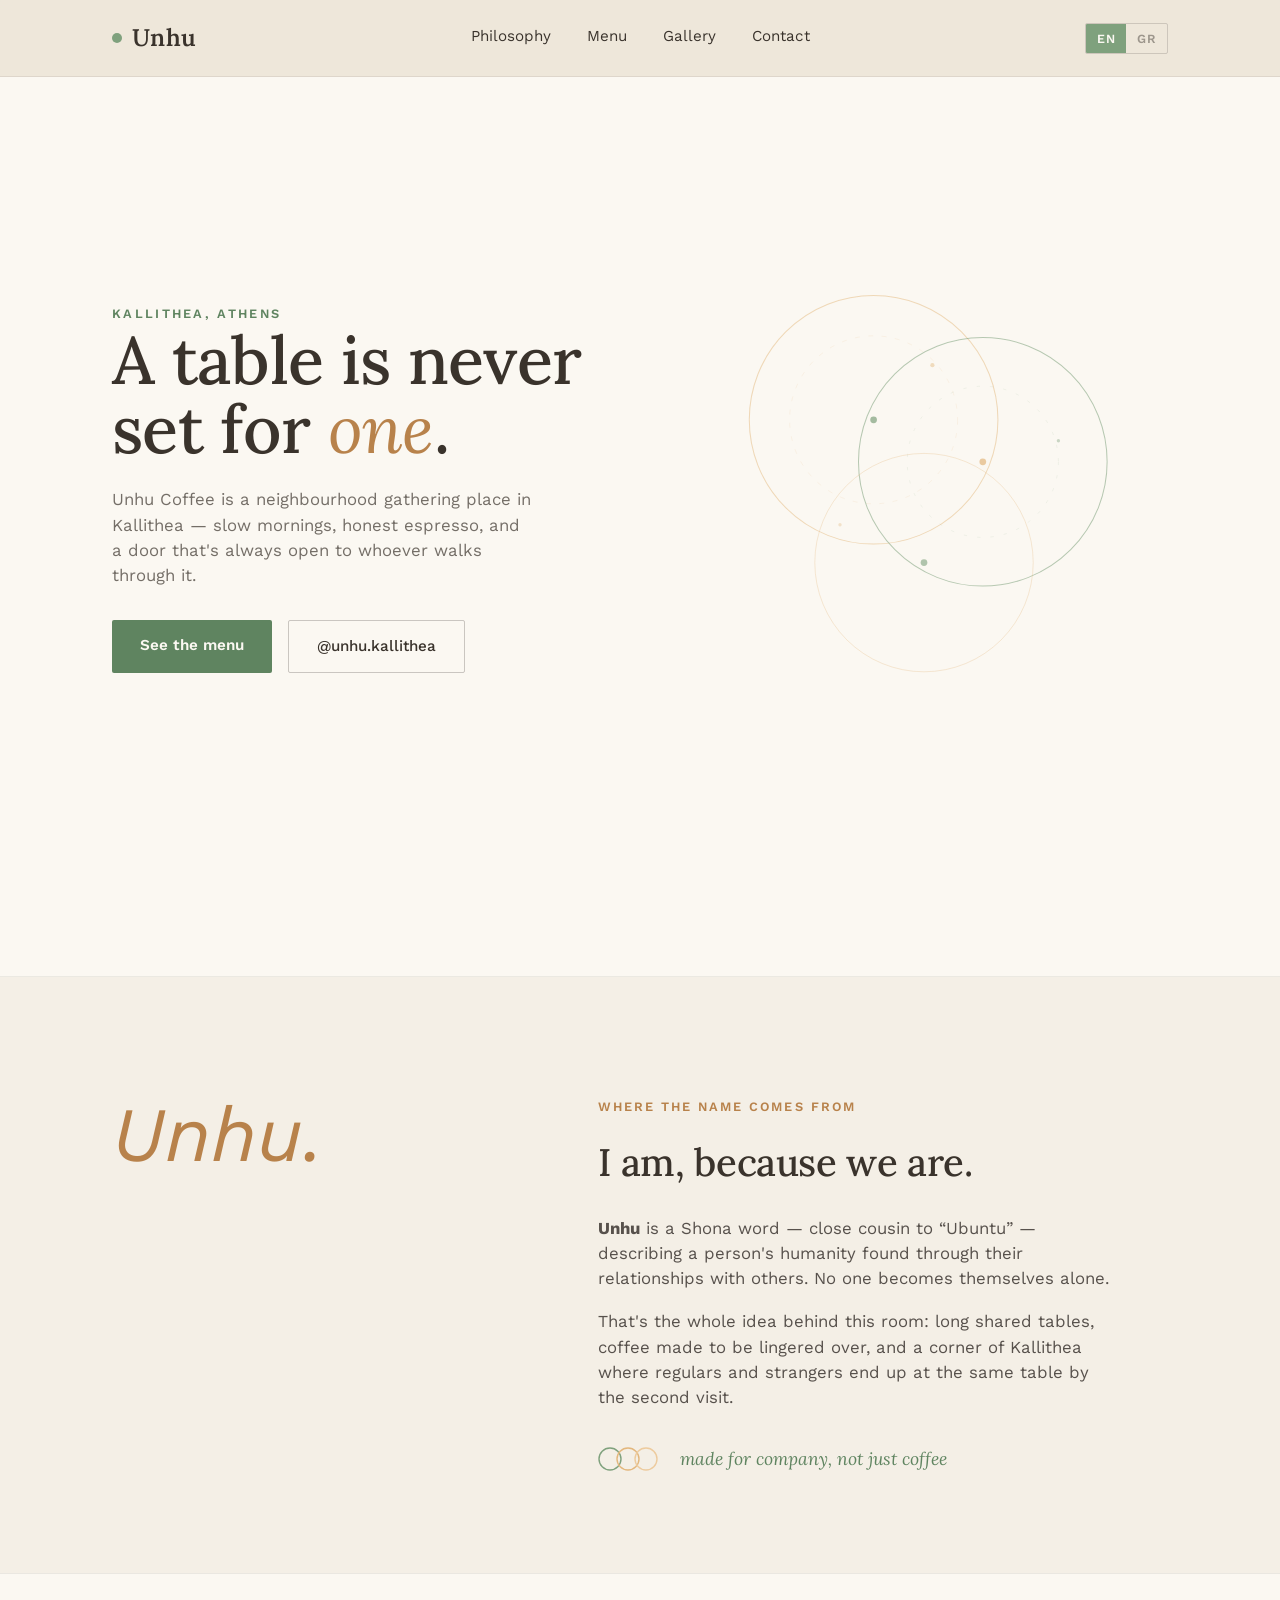
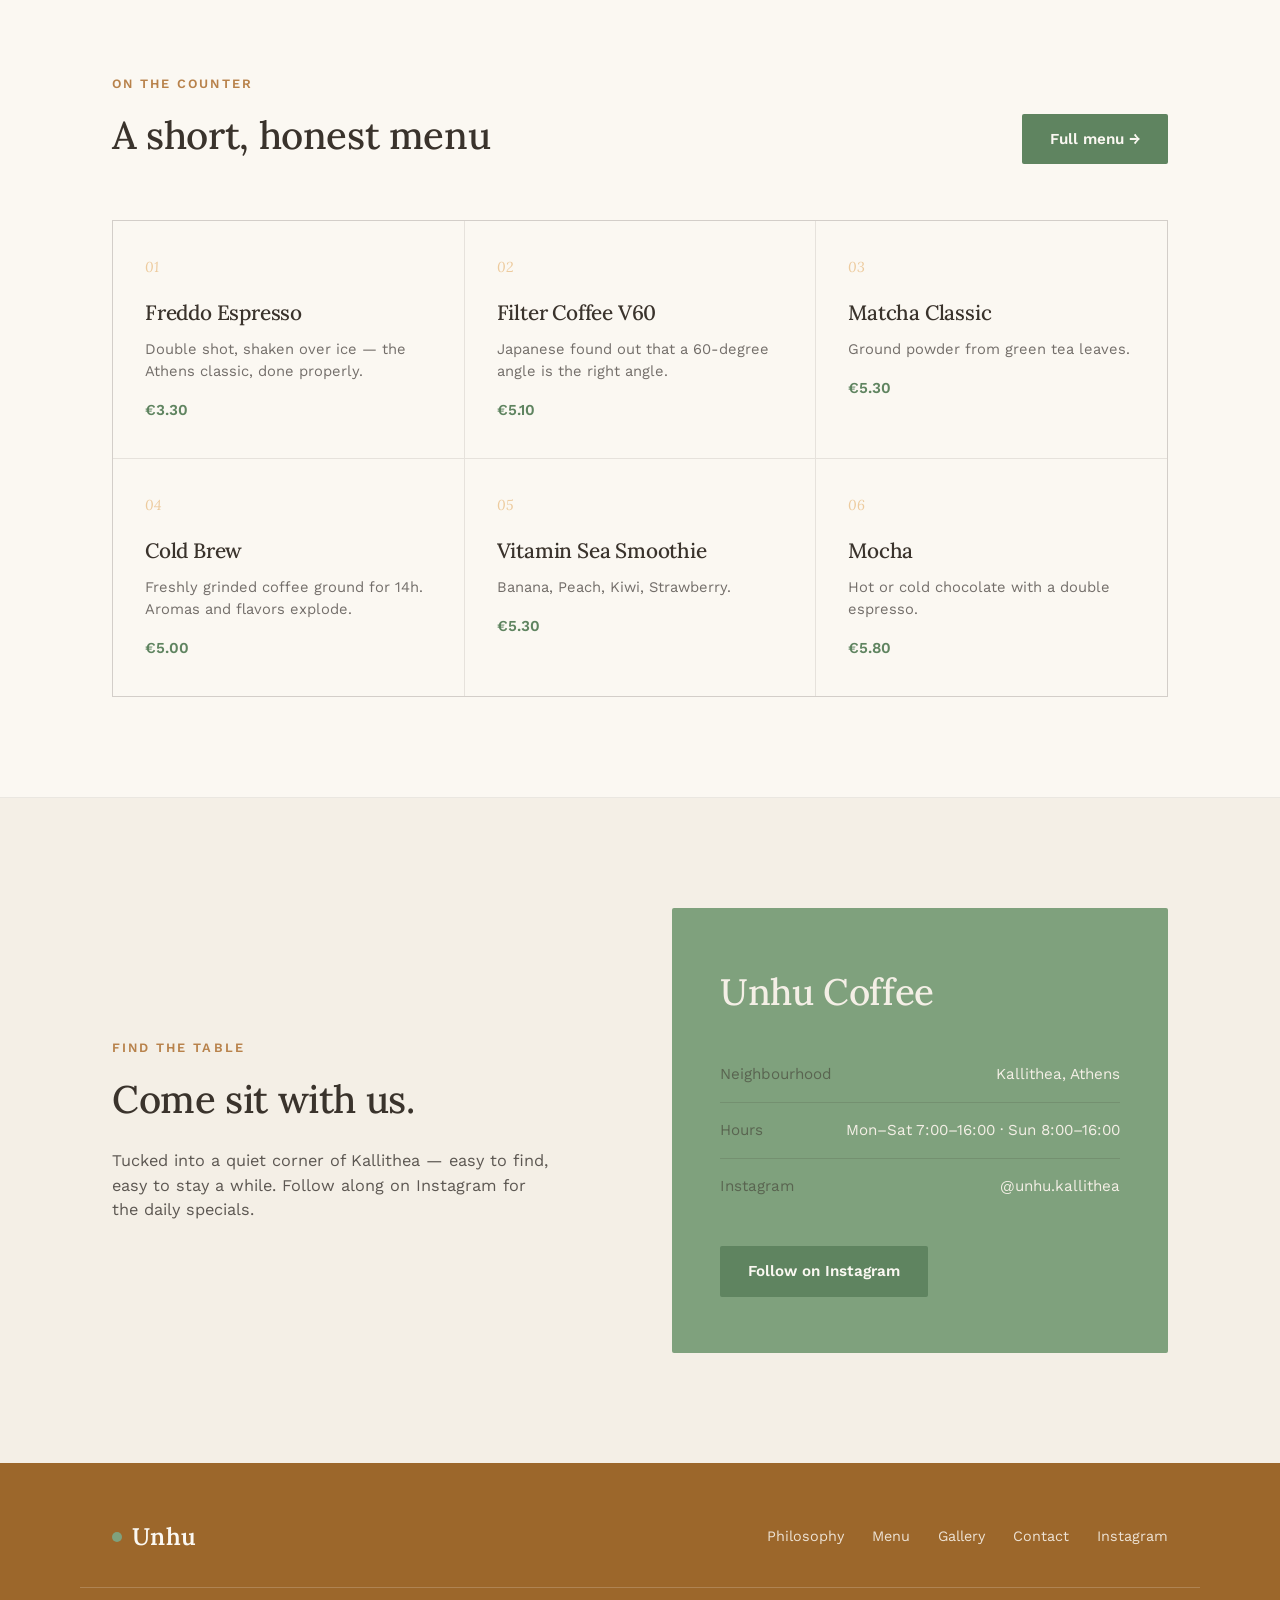
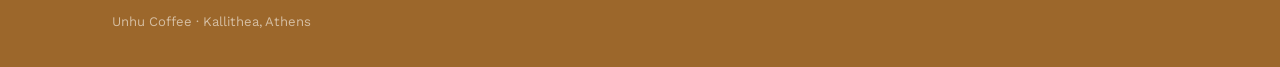
<file: index.html>
<!doctype html>
<html lang="en">
  <head>
    <meta charset="UTF-8" />
    <meta name="viewport" content="width=device-width, initial-scale=1.0" />
    <title>Unhu Coffee — Kallithea</title>
    <link rel="icon" type="image/svg+xml" href="favicon.svg" />
    <link rel="preconnect" href="https://fonts.googleapis.com" />
    <link
      href="https://fonts.googleapis.com/css2?family=Lora:ital,wght@0,400..700;1,400..700&family=Work+Sans:wght@400;500;600&display=swap"
      rel="stylesheet"
    />
    <link rel="stylesheet" href="style.css" />
  </head>
  <body>
    <nav>
      <div class="wrap">
        <a class="logo" href="index.html"><span class="dot"></span>Unhu</a>
        <div class="nav-links">
          <a
            href="index.html#philosophy"
            data-en="Philosophy"
            data-gr="Φιλοσοφία"
            >Philosophy</a
          >
          <a href="menu.html" data-en="Menu" data-gr="Μενού">Menu</a>
          <a href="gallery.html" data-en="Gallery" data-gr="Γκαλερί">Gallery</a>
          <a href="contact.html" data-en="Contact" data-gr="Επικοινωνία"
            >Contact</a
          >
        </div>
        <div
          class="nav-right"
          style="display: flex; align-items: center; gap: 12px"
        >
          <button class="lang-btn" aria-label="Toggle language">
            <span class="lang-en lang-active">EN</span>
            <span class="lang-gr">GR</span>
          </button>
          <button
            class="hamburger"
            aria-label="Open menu"
            aria-expanded="false"
          >
            <span></span><span></span><span></span>
          </button>
        </div>
      </div>
    </nav>

    <div class="mobile-drawer" style="display: none">
      <div class="drawer-links">
        <a href="index.html#philosophy" data-en="Philosophy" data-gr="Φιλοσοφία"
          >Philosophy</a
        >
        <a href="menu.html" data-en="Menu" data-gr="Μενού">Menu</a>
        <a href="gallery.html" data-en="Gallery" data-gr="Γκαλερί">Gallery</a>
        <a href="contact.html" data-en="Contact" data-gr="Επικοινωνία"
          >Contact</a
        >
      </div>
    </div>

    <section class="hero">
      <div class="wrap">
        <div>
          <span
            class="eyebrow"
            data-en="Kallithea, Athens"
            data-gr="Καλλιθέα, Αθήνα"
            >Kallithea, Athens</span
          >
          <h1
            data-en="A table is never<br>set for <em>one</em>."
            data-gr="Ένα τραπέζι δεν<br>στρώνεται για <em>έναν</em>."
          >
            A table is never<br />set for <em>one</em>.
          </h1>
          <p
            data-en="Unhu Coffee is a neighbourhood gathering place in Kallithea — slow mornings, honest espresso, and a door that's always open to whoever walks through it."
            data-gr="Το Unhu Coffee είναι ένα σημείο συνάντησης στην Καλλιθέα — αργά πρωινά, τίμιο εσπρέσο και μια πόρτα πάντα ανοιχτή για όποιον περάσει από δω."
          >
            Unhu Coffee is a neighbourhood gathering place in Kallithea — slow
            mornings, honest espresso, and a door that's always open to whoever
            walks through it.
          </p>
          <div class="hero-actions">
            <a
              class="btn-primary"
              href="menu.html"
              data-en="See the menu"
              data-gr="Δείτε το μενού"
              >See the menu</a
            >
            <a
              class="btn-ghost"
              href="https://www.instagram.com/unhu.kallithea/"
              target="_blank"
              rel="noopener"
              >@unhu.kallithea</a
            >
          </div>
        </div>
        <div class="hero-visual">
          <div class="ring-cluster">
            <svg
              width="100%"
              height="100%"
              viewBox="0 0 500 500"
              fill="none"
              xmlns="http://www.w3.org/2000/svg"
            >
              <g class="ring-spin-slow" style="transform-origin: 170px 170px">
                <circle
                  cx="170"
                  cy="170"
                  r="148"
                  stroke="#E3B77D"
                  stroke-width="1.2"
                  opacity="0.5"
                />
                <circle
                  cx="170"
                  cy="170"
                  r="100"
                  stroke="#E3B77D"
                  stroke-width="0.6"
                  opacity="0.25"
                  stroke-dasharray="6 10"
                />
              </g>
              <g class="ring-spin-med" style="transform-origin: 300px 220px">
                <circle
                  cx="300"
                  cy="220"
                  r="148"
                  stroke="#7FA17D"
                  stroke-width="1.2"
                  opacity="0.55"
                />
                <circle
                  cx="300"
                  cy="220"
                  r="90"
                  stroke="#7FA17D"
                  stroke-width="0.6"
                  opacity="0.2"
                  stroke-dasharray="4 12"
                />
              </g>
              <g class="ring-spin-fast" style="transform-origin: 230px 340px">
                <circle
                  cx="230"
                  cy="340"
                  r="130"
                  stroke="#E3B77D"
                  stroke-width="1"
                  opacity="0.35"
                />
              </g>
              <circle cx="170" cy="170" r="4" fill="#7FA17D" opacity="0.7" />
              <circle cx="300" cy="220" r="4" fill="#E3B77D" opacity="0.7" />
              <circle cx="230" cy="340" r="4" fill="#7FA17D" opacity="0.6" />
              <circle cx="240" cy="105" r="2.5" fill="#E3B77D" opacity="0.45" />
              <circle cx="390" cy="195" r="2" fill="#7FA17D" opacity="0.4" />
              <circle cx="130" cy="295" r="2" fill="#E3B77D" opacity="0.35" />
            </svg>
          </div>
        </div>
      </div>
    </section>

    <section class="philosophy" id="philosophy">
      <div class="wrap">
        <div>
          <span class="word-mark">Unhu.</span>
        </div>
        <div>
          <span
            class="tag"
            data-en="Where the name comes from"
            data-gr="Η ιστορία πίσω από το όνομα"
            >Where the name comes from</span
          >
          <h2 data-en="I am, because we are." data-gr="Είμαι, γιατί είμαστε.">
            I am, because we are.
          </h2>
          <p
            data-en="<strong>Unhu</strong> is a Shona word — close cousin to &ldquo;Ubuntu&rdquo; — describing a person's humanity found through their relationships with others. No one becomes themselves alone."
            data-gr="Το <strong>Unhu</strong> είναι λέξη Shona — ξαδέρφι του &ldquo;Ubuntu&rdquo; — που περιγράφει την ανθρωπιά που βρίσκει κανείς μέσα από τις σχέσεις του με άλλους. Κανείς δεν γίνεται ο εαυτός του μόνος του."
          >
            <strong>Unhu</strong> is a Shona word — close cousin to "Ubuntu" —
            describing a person's humanity found through their relationships
            with others. No one becomes themselves alone.
          </p>
          <p
            data-en="That's the whole idea behind this room: long shared tables, coffee made to be lingered over, and a corner of Kallithea where regulars and strangers end up at the same table by the second visit."
            data-gr="Αυτή είναι η ιδέα πίσω από αυτόν τον χώρο: μακριά κοινά τραπέζια, καφές για αργή απόλαυση και μια γωνιά της Καλλιθέας όπου οι τακτικοί και οι ξένοι καταλήγουν στο ίδιο τραπέζι από τη δεύτερη επίσκεψη."
          >
            That's the whole idea behind this room: long shared tables, coffee
            made to be lingered over, and a corner of Kallithea where regulars
            and strangers end up at the same table by the second visit.
          </p>
          <div class="signature-line">
            <svg width="64" height="24" viewBox="0 0 64 24" fill="none">
              <circle
                cx="12"
                cy="12"
                r="11"
                stroke="#7FA17D"
                stroke-width="1.4"
              />
              <circle
                cx="30"
                cy="12"
                r="11"
                stroke="#E3B77D"
                stroke-width="1.4"
              />
              <circle
                cx="48"
                cy="12"
                r="11"
                stroke="#EDCB9E"
                stroke-width="1.4"
              />
            </svg>
            <span
              data-en="made for company, not just coffee"
              data-gr="για παρέα, όχι μόνο για καφέ"
              >made for company, not just coffee</span
            >
          </div>
        </div>
      </div>
    </section>

    <section class="menu" id="menu">
      <div class="wrap">
        <div class="menu-head">
          <div>
            <span class="tag" data-en="On the counter" data-gr="Στον πάγκο"
              >On the counter</span
            >
            <h2
              data-en="A short, honest menu"
              data-gr="Ένα σύντομο, τίμιο μενού"
            >
              A short, honest menu
            </h2>
          </div>
          <a
            class="btn-primary"
            href="menu.html"
            data-en="Full menu →"
            data-gr="Πλήρες μενού →"
            >Full menu →</a
          >
        </div>
        <div class="menu-grid">
          <div class="menu-item">
            <span class="num">01</span>
            <h3 data-en="Freddo Espresso" data-gr="Freddo Espresso">
              Freddo Espresso
            </h3>
            <p
              data-en="Double shot, shaken over ice — the Athens classic, done properly."
              data-gr="Διπλό σκέτο, χτυπημένο με πάγο — η αθηναϊκή κλασική επιλογή, όπως πρέπει."
            >
              Double shot, shaken over ice — the Athens classic, done properly.
            </p>
            <span class="price">€3.30</span>
          </div>
          <div class="menu-item">
            <span class="num">02</span>
            <h3 data-en="Filter Coffee V60" data-gr="Filter Coffee V60">
              Filter Coffee V60
            </h3>
            <p
              data-en="Japanese found out that a 60-degree angle is the right angle."
              data-gr="Οι Ιάπωνες ανακάλυψαν ότι η γωνία 60 μοιρών είναι η σωστή."
            >
              Japanese found out that a 60-degree angle is the right angle.
            </p>
            <span class="price">€5.10</span>
          </div>
          <div class="menu-item">
            <span class="num">03</span>
            <h3 data-en="Matcha Classic" data-gr="Matcha Classic">
              Matcha Classic
            </h3>
            <p
              data-en="Ground powder from green tea leaves."
              data-gr="Αλεσμένη σκόνη από πράσινα φύλλα τσαγιού."
            >
              Ground powder from green tea leaves.
            </p>
            <span class="price">€5.30</span>
          </div>
          <div class="menu-item">
            <span class="num">04</span>
            <h3 data-en="Cold Brew" data-gr="Cold Brew">Cold Brew</h3>
            <p
              data-en="Freshly grinded coffee ground for 14h. Aromas and flavors explode."
              data-gr="Φρεσκοαλεσμένος καφές που ωριμάζει 14 ώρες. Τα αρώματα εκρήγνυνται."
            >
              Freshly grinded coffee ground for 14h. Aromas and flavors explode.
            </p>
            <span class="price">€5.00</span>
          </div>
          <div class="menu-item">
            <span class="num">05</span>
            <h3 data-en="Vitamin Sea Smoothie" data-gr="Smoothie Vitamin Sea">
              Vitamin Sea Smoothie
            </h3>
            <p
              data-en="Banana, Peach, Kiwi, Strawberry."
              data-gr="Μπανάνα, Ροδάκινο, Ακτινίδιο, Φράουλα."
            >
              Banana, Peach, Kiwi, Strawberry.
            </p>
            <span class="price">€5.30</span>
          </div>
          <div class="menu-item">
            <span class="num">06</span>
            <h3 data-en="Mocha" data-gr="Mocha">Mocha</h3>
            <p
              data-en="Hot or cold chocolate with a double espresso."
              data-gr="Ζεστή ή κρύα σοκολάτα με διπλό εσπρέσο."
            >
              Hot or cold chocolate with a double espresso.
            </p>
            <span class="price">€5.80</span>
          </div>
        </div>
      </div>
    </section>

    <section class="visit" id="visit">
      <div class="wrap">
        <div class="visit-copy">
          <span
            class="tag"
            data-en="Find the table"
            data-gr="Βρείτε το τραπέζι σας"
            >Find the table</span
          >
          <h2 data-en="Come sit with us." data-gr="Ελάτε να καθίσουμε παρέα.">
            Come sit with us.
          </h2>
          <p
            data-en="Tucked into a quiet corner of Kallithea — easy to find, easy to stay a while. Follow along on Instagram for the daily specials."
            data-gr="Σε μια ήσυχη γωνιά της Καλλιθέας — εύκολο να βρεθεί, εύκολο να μείνεις. Ακολουθήστε μας στο Instagram για τις καθημερινές προτάσεις."
          >
            Tucked into a quiet corner of Kallithea — easy to find, easy to stay
            a while. Follow along on Instagram for the daily specials.
          </p>
        </div>
        <div class="visit-card">
          <h2>Unhu Coffee</h2>
          <div class="visit-row">
            <span class="label" data-en="Neighbourhood" data-gr="Περιοχή"
              >Neighbourhood</span
            ><span data-en="Kallithea, Athens" data-gr="Καλλιθέα, Αθήνα"
              >Kallithea, Athens</span
            >
          </div>
          <div class="visit-row">
            <span class="label" data-en="Hours" data-gr="Ώρες">Hours</span
            ><span
              data-en="Mon–Sat 7:00–16:00 · Sun 8:00–16:00"
              data-gr="Δευτ–Σαβ 7:00–16:00 · Κυρ 8:00–16:00"
              >Mon–Sat 7:00–16:00 · Sun 8:00–16:00</span
            >
          </div>
          <div class="visit-row">
            <span class="label">Instagram</span><span>@unhu.kallithea</span>
          </div>
          <a
            class="btn-primary"
            href="https://www.instagram.com/unhu.kallithea/"
            target="_blank"
            rel="noopener"
            data-en="Follow on Instagram"
            data-gr="Ακολουθήστε μας στο Instagram"
            >Follow on Instagram</a
          >
        </div>
      </div>
    </section>

    <footer>
      <div class="wrap">
        <a class="logo" href="index.html"><span class="dot"></span>Unhu</a>
        <div class="foot-links">
          <a href="#philosophy" data-en="Philosophy" data-gr="Φιλοσοφία"
            >Philosophy</a
          >
          <a href="menu.html" data-en="Menu" data-gr="Μενού">Menu</a>
          <a href="gallery.html" data-en="Gallery" data-gr="Γκαλερί">Gallery</a>
          <a href="contact.html" data-en="Contact" data-gr="Επικοινωνία"
            >Contact</a
          >
          <a
            href="https://www.instagram.com/unhu.kallithea/"
            target="_blank"
            rel="noopener"
            >Instagram</a
          >
        </div>
      </div>
      <div class="wrap foot-bottom">Unhu Coffee · Kallithea, Athens</div>
    </footer>
    <script src="animate.js"></script>
    <script src="hamburger.js"></script>
    <script src="lang.js"></script>
  </body>
</html>
</file>
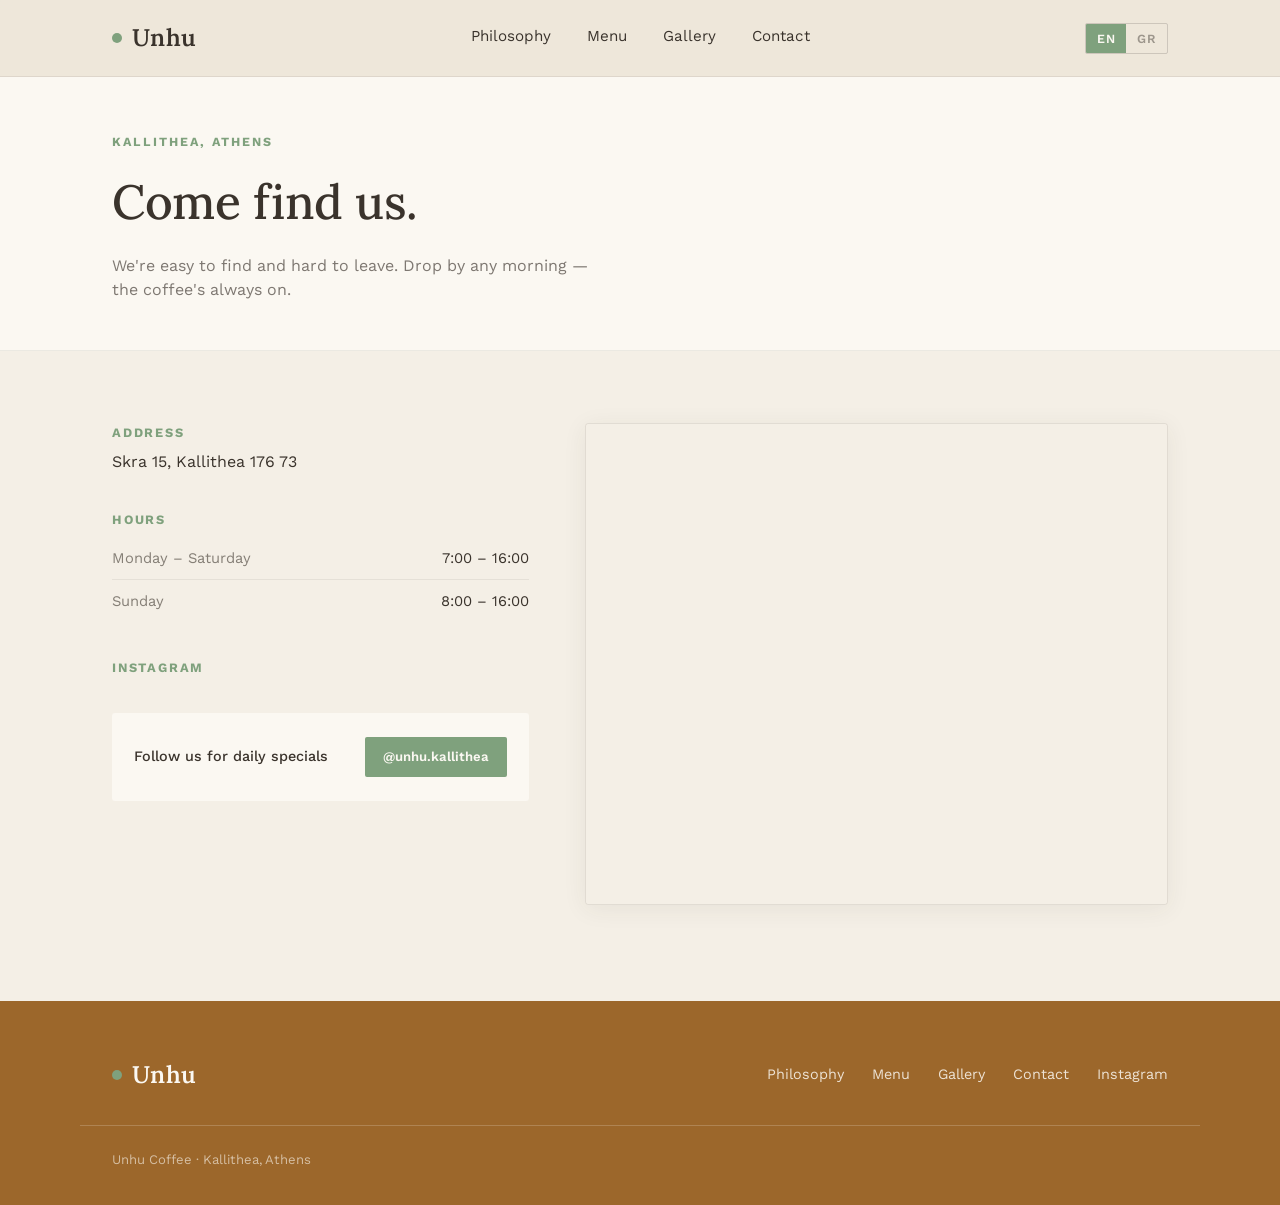
<file: contact.html>
<!doctype html>
<html lang="en">
  <head>
    <meta charset="UTF-8" />
    <meta name="viewport" content="width=device-width, initial-scale=1.0" />
    <title>Contact — Unhu Coffee</title>
    <link rel="icon" type="image/svg+xml" href="favicon.svg" />
    <link rel="preconnect" href="https://fonts.googleapis.com" />
    <link
      href="https://fonts.googleapis.com/css2?family=Lora:ital,wght@0,400..700;1,400..700&family=Work+Sans:wght@400;500;600&display=swap"
      rel="stylesheet"
    />
    <link rel="stylesheet" href="style.css" />
    <link rel="stylesheet" href="contact.css" />
  </head>
  <body>
    <nav>
      <div class="wrap">
        <a class="logo" href="index.html"><span class="dot"></span>Unhu</a>
        <div class="nav-links">
          <a
            href="index.html#philosophy"
            data-en="Philosophy"
            data-gr="Φιλοσοφία"
            >Philosophy</a
          >
          <a href="menu.html" data-en="Menu" data-gr="Μενού">Menu</a>
          <a href="gallery.html" data-en="Gallery" data-gr="Γκαλερί">Gallery</a>
          <a href="contact.html" data-en="Contact" data-gr="Επικοινωνία"
            >Contact</a
          >
        </div>
        <div
          class="nav-right"
          style="display: flex; align-items: center; gap: 12px"
        >
          <button class="lang-btn" aria-label="Toggle language">
            <span class="lang-en lang-active">EN</span>
            <span class="lang-gr">GR</span>
          </button>
          <button
            class="hamburger"
            aria-label="Open menu"
            aria-expanded="false"
          >
            <span></span><span></span><span></span>
          </button>
        </div>
      </div>
    </nav>

    <div class="mobile-drawer" style="display: none">
      <div class="drawer-links">
        <a href="index.html#philosophy" data-en="Philosophy" data-gr="Φιλοσοφία"
          >Philosophy</a
        >
        <a href="menu.html" data-en="Menu" data-gr="Μενού">Menu</a>
        <a href="gallery.html" data-en="Gallery" data-gr="Γκαλερί">Gallery</a>
        <a href="contact.html" data-en="Contact" data-gr="Επικοινωνία"
          >Contact</a
        >
      </div>
    </div>
    <section class="contact-hero">
      <div class="wrap">
        <span
          class="eyebrow"
          data-en="Kallithea, Athens"
          data-gr="Καλλιθέα, Αθήνα"
          >Kallithea, Athens</span
        >
        <h1 data-en="Come find us." data-gr="Ελάτε να μας βρείτε.">
          Come find us.
        </h1>
        <p
          data-en="We're easy to find and hard to leave. Drop by any morning — the coffee's always on."
          data-gr="Είμαστε εύκολο να μας βρείτε και δύσκολο να φύγετε. Περάστε οποιοδήποτε πρωί — ο καφές είναι πάντα έτοιμος."
        >
          We're easy to find and hard to leave. Drop by any morning — the
          coffee's always on.
        </p>
      </div>
    </section>

    <section class="contact-body">
      <div class="wrap">
        <div class="contact-grid">
          <div class="contact-info">
            <div class="info-block">
              <span class="label" data-en="Address" data-gr="Διεύθυνση"
                >Address</span
              >
              <div
                class="value"
                data-en="Skra 15, Kallithea 176 73"
                data-gr="Σκρα 15, Καλλιθέα 176 73"
              >
                Skra 15, Kallithea 176 73<br />
                <a
                  href="https://maps.app.goo.gl/jgNBPWTRaFSfjQ5z6"
                  target="_blank"
                  rel="noopener"
                  data-en="Open in Google Maps →"
                  data-gr="Άνοιγμα στο Google Maps →"
                  >Open in Google Maps →</a
                >
              </div>
            </div>

            <div class="info-block">
              <span class="label" data-en="Hours" data-gr="Ώρες λειτουργίας"
                >Hours</span
              >
              <div class="value">
                <div class="hours-row">
                  <span
                    class="day"
                    data-en="Monday – Saturday"
                    data-gr="Δευτέρα – Σάββατο"
                    >Monday – Saturday</span
                  ><span>7:00 – 16:00</span>
                </div>
                <div class="hours-row">
                  <span class="day" data-en="Sunday" data-gr="Κυριακή"
                    >Sunday</span
                  ><span>8:00 – 16:00</span>
                </div>
              </div>
            </div>

            <div class="info-block">
              <span class="label">Instagram</span>
            </div>

            <div class="ig-card">
              <span
                data-en="Follow us for daily specials"
                data-gr="Ακολουθήστε μας για καθημερινές προτάσεις"
                >Follow us for daily specials</span
              >
              <a
                href="https://www.instagram.com/unhu.kallithea/"
                target="_blank"
                rel="noopener"
                data-en="@unhu.kallithea"
                data-gr="@unhu.kallithea"
                >@unhu.kallithea</a
              >
            </div>
          </div>

          <div class="map-wrap">
            <iframe
              src="https://www.google.com/maps/embed?pb=!1m18!1m12!1m3!1d3145.123!2d23.7039493!3d37.9492999!2m3!1f0!2f0!3f0!3m2!1i1024!2i768!4f13.1!3m3!1m2!1s0x14a1bd1d0f9dec7f%3A0x81f3a2392acce054!2sUnhu%20Coffee!5e0!3m2!1sen!2sgr!4v1700000000000"
              allowfullscreen=""
              loading="lazy"
              referrerpolicy="no-referrer-when-downgrade"
              title="Unhu Coffee location"
            >
            </iframe>
          </div>
        </div>
      </div>
    </section>

    <footer>
      <div class="wrap">
        <a class="logo" href="index.html"><span class="dot"></span>Unhu</a>
        <div class="foot-links">
          <a href="#philosophy" data-en="Philosophy" data-gr="Φιλοσοφία"
            >Philosophy</a
          >
          <a href="menu.html" data-en="Menu" data-gr="Μενού">Menu</a>
          <a href="gallery.html" data-en="Gallery" data-gr="Γκαλερί">Gallery</a>
          <a href="contact.html" data-en="Contact" data-gr="Επικοινωνία"
            >Contact</a
          >
          <a
            href="https://www.instagram.com/unhu.kallithea/"
            target="_blank"
            rel="noopener"
            >Instagram</a
          >
        </div>
      </div>
      <div class="wrap foot-bottom">Unhu Coffee · Kallithea, Athens</div>
    </footer>

    <script src="animate.js"></script>
    <script src="hamburger.js"></script>
    <script src="lang.js"></script>
  </body>
</html>
</file>
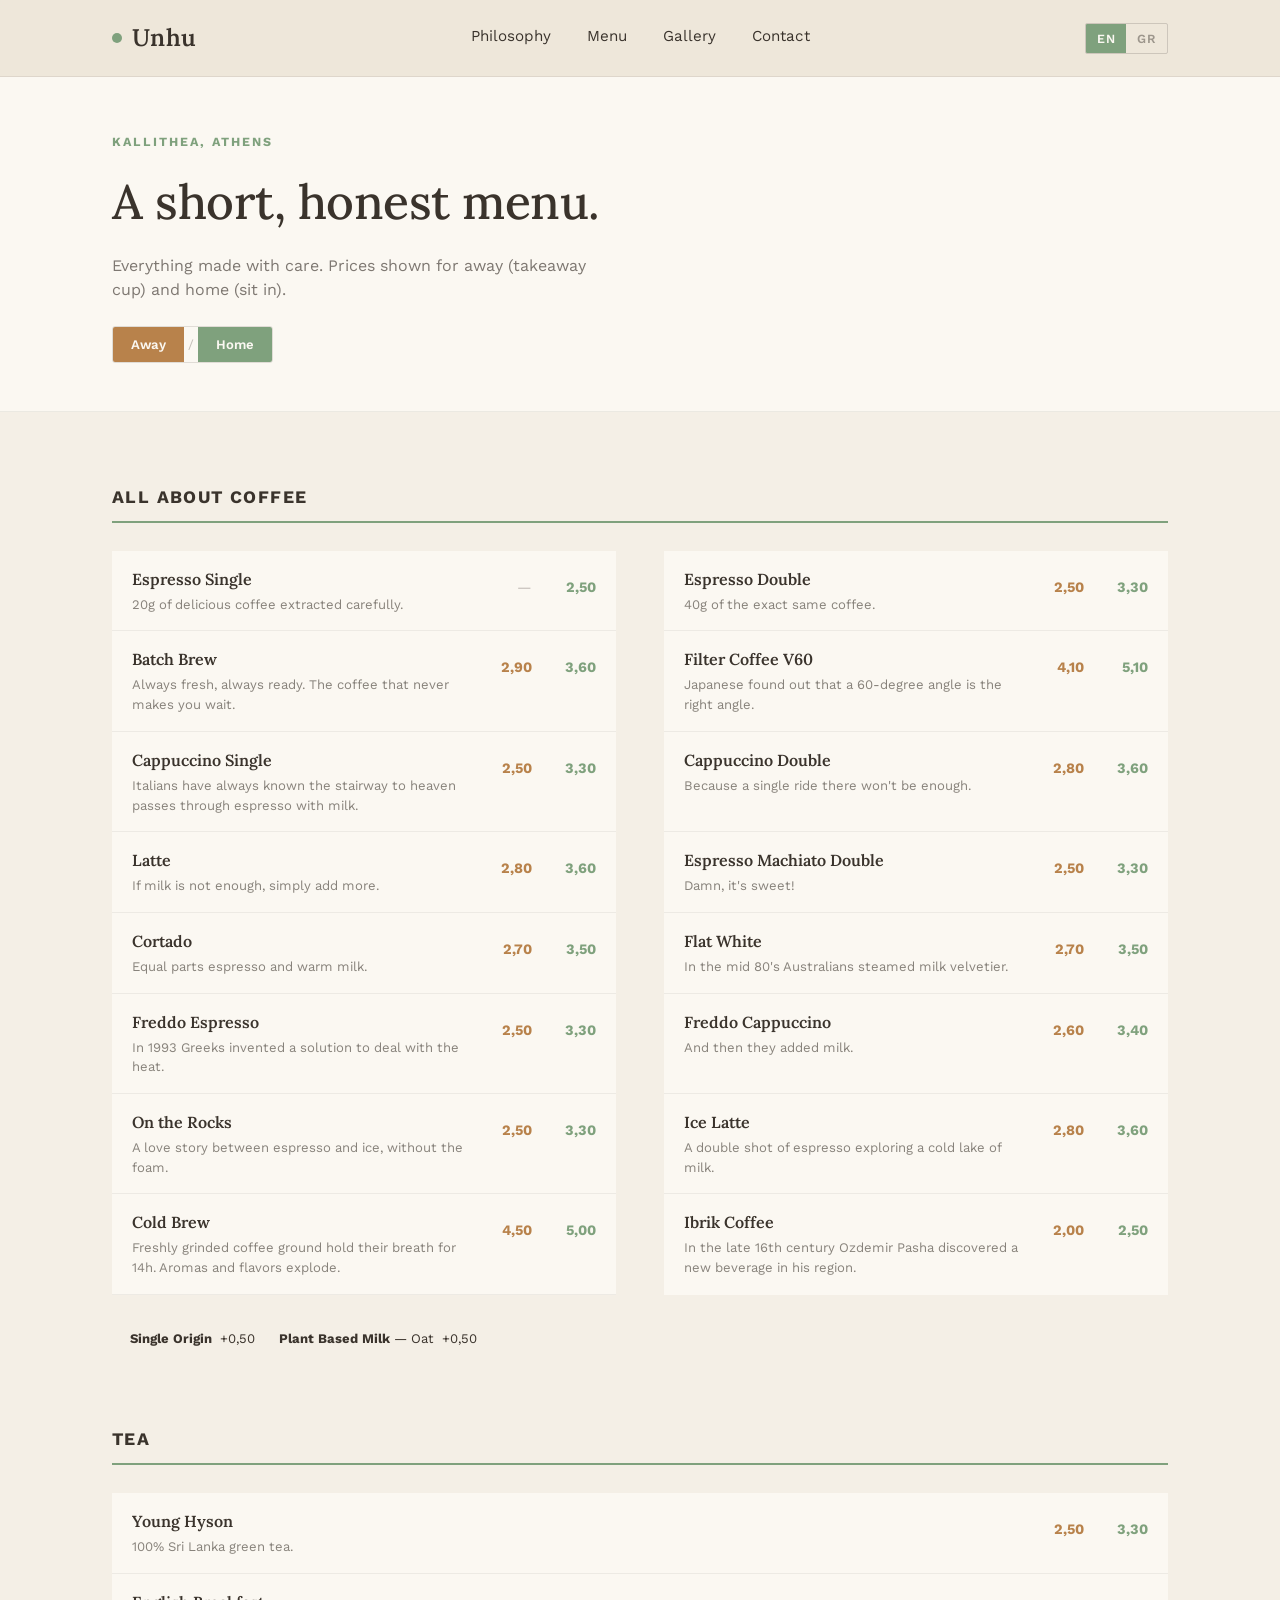
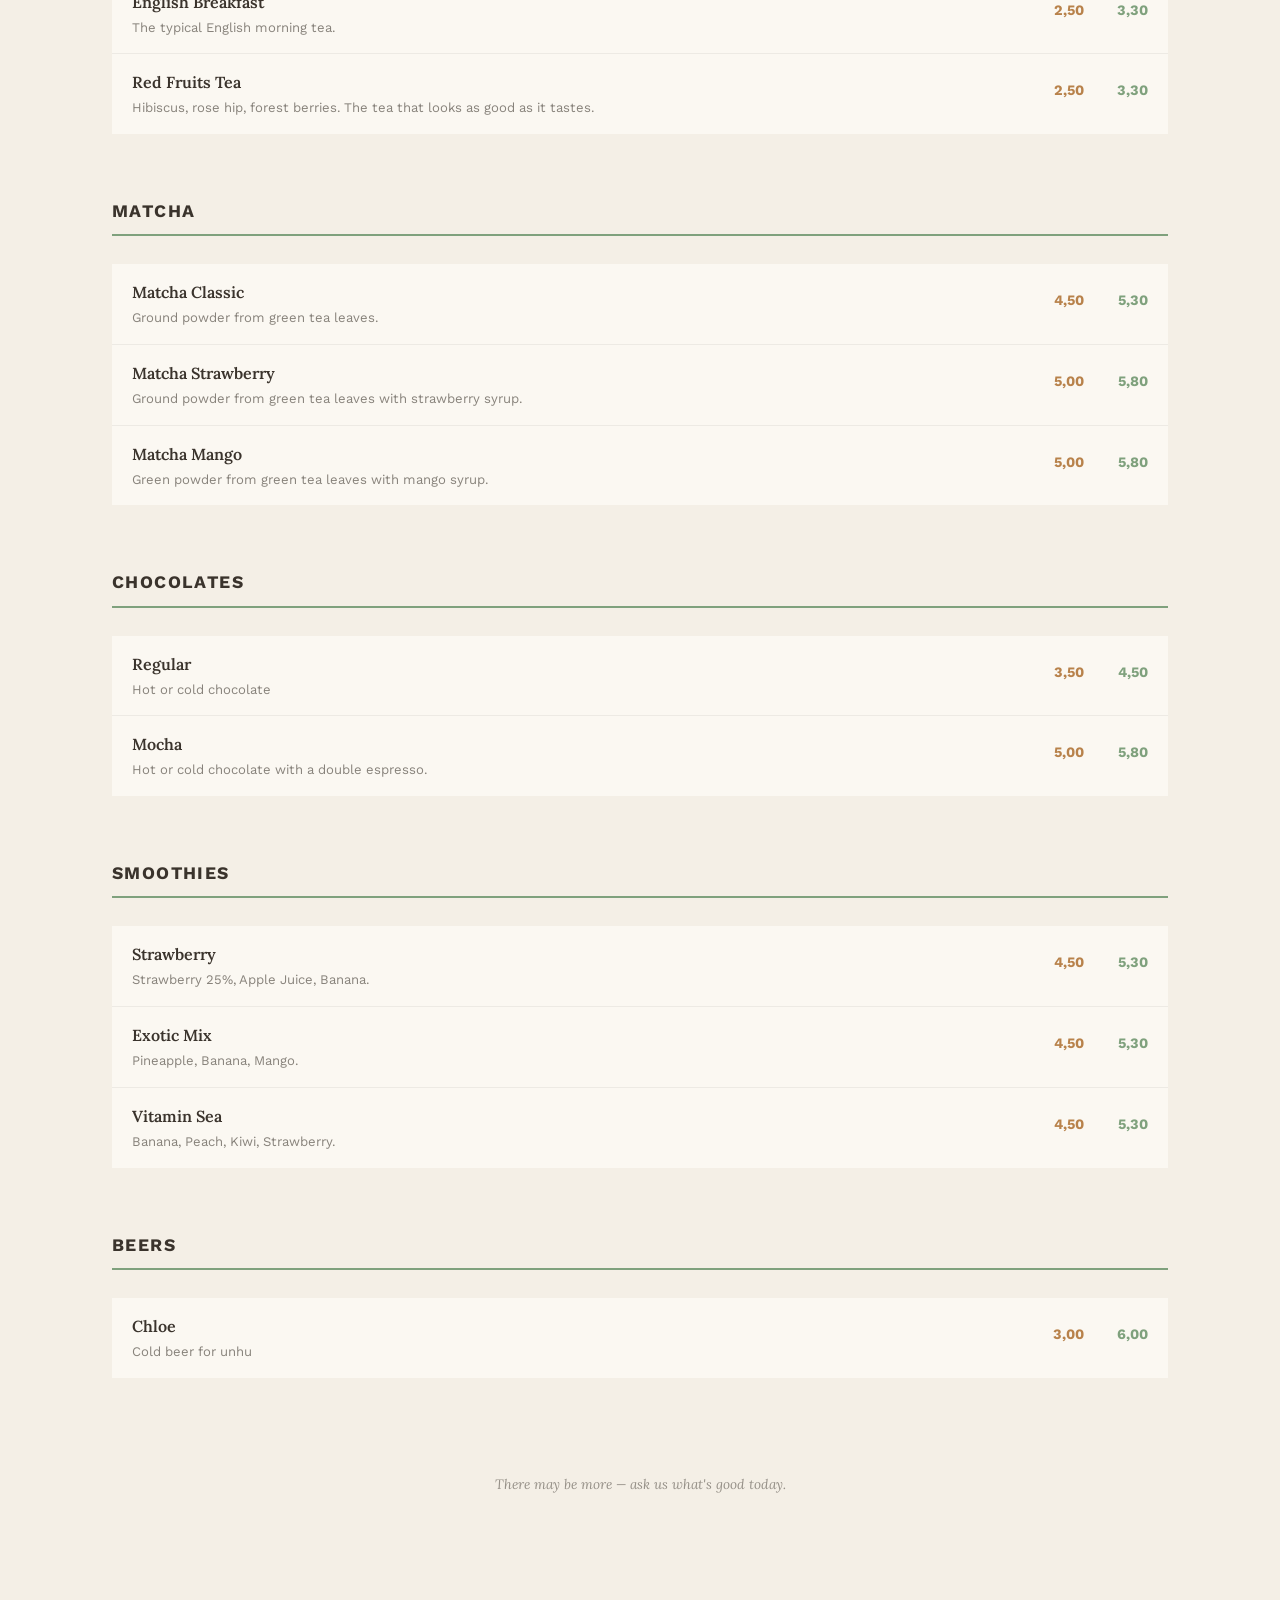
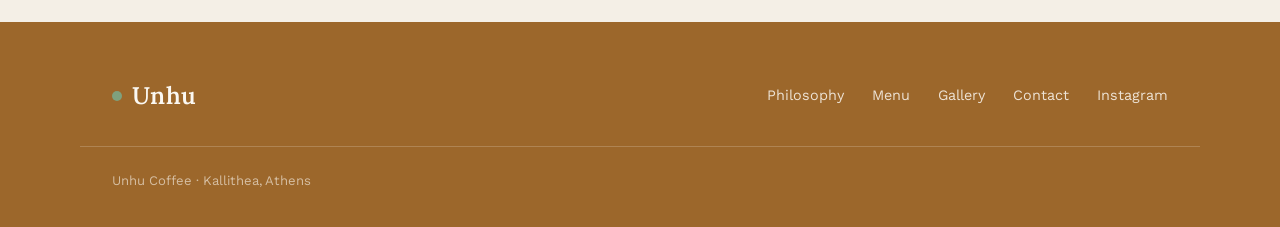
<file: menu.html>
<!doctype html>
<html lang="en">
  <head>
    <meta charset="UTF-8" />
    <meta name="viewport" content="width=device-width, initial-scale=1.0" />
    <title>Menu — Unhu Coffee</title>
    <link rel="preconnect" href="https://fonts.googleapis.com" />
    <link
      href="https://fonts.googleapis.com/css2?family=Lora:ital,wght@0,400..700;1,400..700&family=Work+Sans:wght@400;500;600&display=swap"
      rel="stylesheet"
    />
    <link rel="stylesheet" href="style.css" />
    <link rel="stylesheet" href="menu.css" />
  </head>
  <body>
    <nav>
      <div class="wrap">
        <a class="logo" href="index.html"><span class="dot"></span>Unhu</a>
        <div class="nav-links">
          <a
            href="index.html#philosophy"
            data-en="Philosophy"
            data-gr="Φιλοσοφία"
            >Philosophy</a
          >
          <a href="menu.html" data-en="Menu" data-gr="Μενού">Menu</a>
          <a href="gallery.html" data-en="Gallery" data-gr="Γκαλερί">Gallery</a>
          <a href="contact.html" data-en="Contact" data-gr="Επικοινωνία"
            >Contact</a
          >
        </div>
        <div
          class="nav-right"
          style="display: flex; align-items: center; gap: 12px"
        >
          <button class="lang-btn" aria-label="Toggle language">
            <span class="lang-en lang-active">EN</span>
            <span class="lang-gr">GR</span>
          </button>
          <button
            class="hamburger"
            aria-label="Open menu"
            aria-expanded="false"
          >
            <span></span><span></span><span></span>
          </button>
        </div>
      </div>
    </nav>

    <div class="mobile-drawer" style="display: none">
      <div class="drawer-links">
        <a href="index.html#philosophy" data-en="Philosophy" data-gr="Φιλοσοφία"
          >Philosophy</a
        >
        <a href="menu.html" data-en="Menu" data-gr="Μενού">Menu</a>
        <a href="gallery.html" data-en="Gallery" data-gr="Γκαλερί">Gallery</a>
        <a href="contact.html" data-en="Contact" data-gr="Επικοινωνία"
          >Contact</a
        >
      </div>
    </div>

    <section class="menu-hero">
      <div class="wrap">
        <span
          class="eyebrow"
          data-en="Kallithea, Athens"
          data-gr="Καλλιθέα, Αθήνα"
          >Kallithea, Athens</span
        >
        <h1 data-en="A short, honest menu." data-gr="Ένα σύντομο, τίμιο μενού.">
          A short, honest menu.
        </h1>
        <p
          data-en="Everything made with care. Prices shown for away (takeaway cup) and home (sit in)."
          data-gr="Όλα φτιαγμένα με φροντίδα. Τιμές για away (takeaway) και home (στο χώρο)."
        >
          Everything made with care. Prices shown for away (takeaway cup) and
          home (sit in).
        </p>
        <div class="pricing-key">
          <span data-en="Away" data-gr="Away">Away</span>
          <span class="sep">/</span>
          <span data-en="Home" data-gr="Home">Home</span>
        </div>
      </div>
    </section>

    <section class="menu-page">
      <div class="wrap">
        <!-- ALL ABOUT COFFEE -->
        <div class="menu-section two-col">
          <div class="section-header">
            <h2 data-en="All about coffee" data-gr="Όλα για τον καφέ">
              All about coffee
            </h2>
            <!-- <div class="col-labels">
              <span data-en="Away" data-gr="Away">Away</span
              ><span data-en="Home" data-gr="Home">Home</span>
            </div> -->
          </div>
          <div class="items-grid">
            <div class="menu-item">
              <div class="item-info">
                <div class="item-name">Espresso Single</div>
                <div
                  class="item-desc"
                  data-en="20g of delicious coffee extracted carefully."
                  data-gr="20γρ εξαιρετικού καφέ, εκχυλισμένου με προσοχή."
                >
                  20g of delicious coffee extracted carefully.
                </div>
              </div>
              <div class="item-prices">
                <span class="price away dash">—</span>
                <span class="price home">2,50</span>
              </div>
            </div>

            <div class="menu-item">
              <div class="item-info">
                <div class="item-name">Espresso Double</div>
                <div
                  class="item-desc"
                  data-en="40g of the exact same coffee."
                  data-gr="40γρ από τον ίδιο ακριβώς καφέ."
                >
                  40g of the exact same coffee.
                </div>
              </div>
              <div class="item-prices">
                <span class="price away">2,50</span>
                <span class="price home">3,30</span>
              </div>
            </div>

            <div class="menu-item">
              <div class="item-info">
                <div class="item-name">Batch Brew</div>
                <div
                  class="item-desc"
                  data-en="Always fresh, always ready. The coffee that never makes you wait."
                  data-gr="Πάντα φρέσκο, πάντα έτοιμο. Ο καφές που ποτέ δεν σε κάνει να περιμένεις."
                >
                  Always fresh, always ready. The coffee that never makes you
                  wait.
                </div>
              </div>
              <div class="item-prices">
                <span class="price away">2,90</span>
                <span class="price home">3,60</span>
              </div>
            </div>

            <div class="menu-item">
              <div class="item-info">
                <div class="item-name">Filter Coffee V60</div>
                <div
                  class="item-desc"
                  data-en="Japanese found out that a 60-degree angle is the right angle."
                  data-gr="Οι Ιάπωνες ανακάλυψαν ότι η γωνία 60 μοιρών είναι η σωστή."
                >
                  Japanese found out that a 60-degree angle is the right angle.
                </div>
              </div>
              <div class="item-prices">
                <span class="price away">4,10</span>
                <span class="price home">5,10</span>
              </div>
            </div>

            <div class="menu-item">
              <div class="item-info">
                <div class="item-name">Cappuccino Single</div>
                <div
                  class="item-desc"
                  data-en="Italians have always known the stairway to heaven passes through espresso with milk."
                  data-gr="Οι Ιταλοί ήξεραν πάντα ότι ο δρόμος για τον παράδεισο περνά από εσπρέσο με γάλα."
                >
                  Italians have always known the stairway to heaven passes
                  through espresso with milk.
                </div>
              </div>
              <div class="item-prices">
                <span class="price away">2,50</span>
                <span class="price home">3,30</span>
              </div>
            </div>

            <div class="menu-item">
              <div class="item-info">
                <div class="item-name">Cappuccino Double</div>
                <div
                  class="item-desc"
                  data-en="Because a single ride there won't be enough."
                  data-gr="Γιατί μία μερίδα δεν θα φτάσει."
                >
                  Because a single ride there won't be enough.
                </div>
              </div>
              <div class="item-prices">
                <span class="price away">2,80</span>
                <span class="price home">3,60</span>
              </div>
            </div>

            <div class="menu-item">
              <div class="item-info">
                <div class="item-name">Latte</div>
                <div
                  class="item-desc"
                  data-en="If milk is not enough, simply add more."
                  data-gr="Αν το γάλα δεν φτάνει, απλά βάλε περισσότερο."
                >
                  If milk is not enough, simply add more.
                </div>
              </div>
              <div class="item-prices">
                <span class="price away">2,80</span>
                <span class="price home">3,60</span>
              </div>
            </div>

            <div class="menu-item">
              <div class="item-info">
                <div class="item-name">Espresso Machiato Double</div>
                <div
                  class="item-desc"
                  data-en="Damn, it's sweet!"
                  data-gr="Ω, πόσο γλυκό είναι!"
                >
                  Damn, it's sweet!
                </div>
              </div>
              <div class="item-prices">
                <span class="price away">2,50</span>
                <span class="price home">3,30</span>
              </div>
            </div>

            <div class="menu-item">
              <div class="item-info">
                <div class="item-name">Cortado</div>
                <div
                  class="item-desc"
                  data-en="Equal parts espresso and warm milk."
                  data-gr="Ίσες μερίδες εσπρέσο και ζεστό γάλα."
                >
                  Equal parts espresso and warm milk.
                </div>
              </div>
              <div class="item-prices">
                <span class="price away">2,70</span>
                <span class="price home">3,50</span>
              </div>
            </div>

            <div class="menu-item">
              <div class="item-info">
                <div class="item-name">Flat White</div>
                <div
                  class="item-desc"
                  data-en="In the mid 80's Australians steamed milk velvetier."
                  data-gr="Στα μέσα των 80s οι Αυστραλοί αχνίζανε το γάλα πιο βελούδινα."
                >
                  In the mid 80's Australians steamed milk velvetier.
                </div>
              </div>
              <div class="item-prices">
                <span class="price away">2,70</span>
                <span class="price home">3,50</span>
              </div>
            </div>

            <div class="menu-item">
              <div class="item-info">
                <div class="item-name">Freddo Espresso</div>
                <div
                  class="item-desc"
                  data-en="In 1993 Greeks invented a solution to deal with the heat."
                  data-gr="Το 1993 οι Έλληνες βρήκαν τη λύση για τη ζέστη."
                >
                  In 1993 Greeks invented a solution to deal with the heat.
                </div>
              </div>
              <div class="item-prices">
                <span class="price away">2,50</span>
                <span class="price home">3,30</span>
              </div>
            </div>

            <div class="menu-item">
              <div class="item-info">
                <div class="item-name">Freddo Cappuccino</div>
                <div
                  class="item-desc"
                  data-en="And then they added milk."
                  data-gr="Και μετά πρόσθεσαν γάλα."
                >
                  And then they added milk.
                </div>
              </div>
              <div class="item-prices">
                <span class="price away">2,60</span>
                <span class="price home">3,40</span>
              </div>
            </div>

            <div class="menu-item">
              <div class="item-info">
                <div class="item-name">On the Rocks</div>
                <div
                  class="item-desc"
                  data-en="A love story between espresso and ice, without the foam."
                  data-gr="Μια ιστορία αγάπης εσπρέσο και πάγου, χωρίς αφρό."
                >
                  A love story between espresso and ice, without the foam.
                </div>
              </div>
              <div class="item-prices">
                <span class="price away">2,50</span>
                <span class="price home">3,30</span>
              </div>
            </div>

            <div class="menu-item">
              <div class="item-info">
                <div class="item-name">Ice Latte</div>
                <div
                  class="item-desc"
                  data-en="A double shot of espresso exploring a cold lake of milk."
                  data-gr="Ένα διπλό εσπρέσο που εξερευνά μια παγωμένη λίμνη γάλακτος."
                >
                  A double shot of espresso exploring a cold lake of milk.
                </div>
              </div>
              <div class="item-prices">
                <span class="price away">2,80</span>
                <span class="price home">3,60</span>
              </div>
            </div>

            <div class="menu-item">
              <div class="item-info">
                <div class="item-name">Cold Brew</div>
                <div
                  class="item-desc"
                  data-en="Freshly grinded coffee ground hold their breath for 14h. Aromas and flavors explode."
                  data-gr="Φρεσκοαλεσμένος καφές που κρατά την ανάσα του για 14 ώρες. Τα αρώματα εκρήγνυνται."
                >
                  Freshly grinded coffee ground hold their breath for 14h.
                  Aromas and flavors explode.
                </div>
              </div>
              <div class="item-prices">
                <span class="price away">4,50</span>
                <span class="price home">5,00</span>
              </div>
            </div>

            <div class="menu-item">
              <div class="item-info">
                <div class="item-name">Ibrik Coffee</div>
                <div
                  class="item-desc"
                  data-en="In the late 16th century Ozdemir Pasha discovered a new beverage in his region."
                  data-gr="Στα τέλη του 16ου αιώνα ο Ozdemir Πασάς ανακάλυψε ένα νέο ρόφημα στην περιοχή του."
                >
                  In the late 16th century Ozdemir Pasha discovered a new
                  beverage in his region.
                </div>
              </div>
              <div class="item-prices">
                <span class="price away">2,00</span>
                <span class="price home">2,50</span>
              </div>
            </div>
          </div>
          <div class="addons">
            <span><strong>Single Origin</strong> &nbsp;+0,50</span>
            <span
              ><strong data-en="Plant Based Milk" data-gr="Φυτικό Γάλα"
                >Plant Based Milk</strong
              >
              —
              <span data-en="Oat" data-gr="Βρώμης">Oat</span> &nbsp;+0,50</span
            >
          </div>
        </div>

        <!-- TEA -->
        <div class="menu-section">
          <div class="section-header">
            <h2 data-en="Tea" data-gr="Τσάι">Tea</h2>
            <!-- <div class="col-labels"><span>Away</span><span>Home</span></div> -->
          </div>

          <div class="menu-item">
            <div class="item-info">
              <div class="item-name">Young Hyson</div>
              <div
                class="item-desc"
                data-en="100% Sri Lanka green tea."
                data-gr="Πράσινο τσάι, 100% Κεϋλάνης."
              >
                100% Sri Lanka green tea.
              </div>
            </div>
            <div class="item-prices">
              <span class="price away">2,50</span>
              <span class="price home">3,30</span>
            </div>
          </div>

          <div class="menu-item">
            <div class="item-info">
              <div class="item-name">English Breakfast</div>
              <div
                class="item-desc"
                data-en="The typical English morning tea."
                data-gr="Το κλασικό μαύρο τσάι του πρωινού."
              >
                The typical English morning tea.
              </div>
            </div>
            <div class="item-prices">
              <span class="price away">2,50</span>
              <span class="price home">3,30</span>
            </div>
          </div>

          <div class="menu-item">
            <div class="item-info">
              <div
                class="item-name"
                data-en="Red Fruits Tea"
                data-gr="Τσάι με κόκκινα φρούτα"
              >
                Red Fruits Tea
              </div>
              <div
                class="item-desc"
                data-en="Hibiscus, rose hip, forest berries. The tea that looks as good as it tastes."
                data-gr="Ιβίσκος, τριανταφυλλιά, μούρα του δάσους. Το τσάι που φαίνεται τόσο καλό όσο και η γεύση του."
              >
                Hibiscus, rose hip, forest berries. The cup that looks as good
                as it tastes
              </div>
            </div>
            <div class="item-prices">
              <span class="price away">2,50</span>
              <span class="price home">3,30</span>
            </div>
          </div>
        </div>

        <!-- MATCHA -->
        <div class="menu-section">
          <div class="section-header">
            <h2>Matcha</h2>
            <!-- <div class="col-labels"><span>Away</span><span>Home</span></div> -->
          </div>

          <div class="menu-item">
            <div class="item-info">
              <div class="item-name">Matcha Classic</div>
              <div
                class="item-desc"
                data-en="Ground powder from green tea leaves."
                data-gr="Αλεσμένη σκόνη από πράσινα φύλλα τσαγιού."
              >
                Ground powder from green tea leaves.
              </div>
            </div>
            <div class="item-prices">
              <span class="price away">4,50</span>
              <span class="price home">5,30</span>
            </div>
          </div>

          <div class="menu-item">
            <div class="item-info">
              <div class="item-name">Matcha Strawberry</div>
              <div
                class="item-desc"
                data-en="Ground powder from green tea leaves with strawberry syrup."
                data-gr="Αλεσμένη σκόνη από πράσινα φύλλα τσαγιού με σιρόπι φράουλας."
              >
                Ground powder from green tea leaves with strawberry syrup.
              </div>
            </div>
            <div class="item-prices">
              <span class="price away">5,00</span>
              <span class="price home">5,80</span>
            </div>
          </div>

          <div class="menu-item">
            <div class="item-info">
              <div class="item-name">Matcha Mango</div>
              <div
                class="item-desc"
                data-en="Green powder from green tea leaves with mango syrup."
                data-gr="Αλεσμένη σκόνη από πράσινα φύλλα τσαγιού με σιρόπι μάνγκο."
              >
                Green powder from green tea leaves with mango syrup.
              </div>
            </div>
            <div class="item-prices">
              <span class="price away">5,00</span>
              <span class="price home">5,80</span>
            </div>
          </div>
        </div>

        <!-- CHOCOLATES -->
        <div class="menu-section">
          <div class="section-header">
            <h2 data-en="Chocolates" data-gr="Σοκολάτες">Chocolates</h2>
            <!-- <div class="col-labels"><span>Away</span><span>Home</span></div> -->
          </div>

          <div class="menu-item">
            <div class="item-info">
              <div class="item-name" data-en="Regular" data-gr="Κλασική">
                Regular
              </div>
              <div
                class="item-desc"
                data-en="Hot or cold chocolate"
                data-gr="Ζεστή ή κρύα σοκολάτα"
              >
                Hot or cold chocolate
              </div>
            </div>
            <div class="item-prices">
              <span class="price away">3,50</span>
              <span class="price home">4,50</span>
            </div>
          </div>

          <div class="menu-item">
            <div class="item-info">
              <div class="item-name">Mocha</div>
              <div
                class="item-desc"
                data-en="Hot or cold chocolate with a double espresso."
                data-gr="Ζεστή ή κρύα σοκολάτα με διπλό εσπρέσο."
              >
                Hot or cold chocolate with a double espresso.
              </div>
            </div>
            <div class="item-prices">
              <span class="price away">5,00</span>
              <span class="price home">5,80</span>
            </div>
          </div>
        </div>

        <!-- SMOOTHIES -->
        <div class="menu-section">
          <div class="section-header">
            <h2>Smoothies</h2>
            <!-- <div class="col-labels"><span>Away</span><span>Home</span></div> -->
          </div>

          <div class="menu-item">
            <div class="item-info">
              <div class="item-name" data-en="Strawberry" data-gr="Φράουλα">
                Strawberry
              </div>
              <div
                class="item-desc"
                data-en="Strawberry 25%, Apple Juice, Banana."
                data-gr="Φράουλα 25%, Χυμός Μήλου, Μπανάνα."
              >
                Strawberry 25%, Apple Juice, Banana.
              </div>
            </div>
            <div class="item-prices">
              <span class="price away">4,50</span>
              <span class="price home">5,30</span>
            </div>
          </div>

          <div class="menu-item">
            <div class="item-info">
              <div class="item-name">Exotic Mix</div>
              <div
                class="item-desc"
                data-en="Pineapple, Banana, Mango."
                data-gr="Ανανάς, Μπανάνα, Μάνγκο."
              >
                Pineapple, Banana, Mango.
              </div>
            </div>
            <div class="item-prices">
              <span class="price away">4,50</span>
              <span class="price home">5,30</span>
            </div>
          </div>

          <div class="menu-item">
            <div class="item-info">
              <div class="item-name">Vitamin Sea</div>
              <div
                class="item-desc"
                data-en="Banana, Peach, Kiwi, Strawberry."
                data-gr="Μπανάνα, Ροδάκινο, Ακτινίδιο, Φράουλα."
              >
                Banana, Peach, Kiwi, Strawberry.
              </div>
            </div>
            <div class="item-prices">
              <span class="price away">4,50</span>
              <span class="price home">5,30</span>
            </div>
          </div>
        </div>

        <!-- BEERS -->
        <div class="menu-section">
          <div class="section-header">
            <h2 data-en="Beers" data-gr="Μπύρες">Beers</h2>
            <!-- <div class="col-labels"><span>Away</span><span>Home</span></div> -->
          </div>

          <div class="menu-item">
            <div class="item-info">
              <div class="item-name">Chloe</div>
              <div
                class="item-desc"
                data-en="Cold beer for unhu"
                data-gr="Κρύα μπύρα για unhu"
              >
                Cold beer for unhu
              </div>
            </div>
            <div class="item-prices">
              <span class="price away">3,00</span>
              <span class="price home">6,00</span>
            </div>
          </div>
        </div>
      </div>

      <p
        class="menu-footer-note"
        data-en="There may be more — ask us what's good today."
        data-gr="Μπορεί να υπάρχουν κι άλλα — ρωτήστε μας τι είναι ωραίο σήμερα."
      >
        There may be more — ask us what's good today.
      </p>
    </section>

    <footer>
      <div class="wrap">
        <a class="logo" href="index.html"><span class="dot"></span>Unhu</a>
        <div class="foot-links">
          <a href="#philosophy" data-en="Philosophy" data-gr="Φιλοσοφία"
            >Philosophy</a
          >
          <a href="menu.html" data-en="Menu" data-gr="Μενού">Menu</a>
          <a href="gallery.html" data-en="Gallery" data-gr="Γκαλερί">Gallery</a>
          <a href="contact.html" data-en="Contact" data-gr="Επικοινωνία"
            >Contact</a
          >
          <a
            href="https://www.instagram.com/unhu.kallithea/"
            target="_blank"
            rel="noopener"
            >Instagram</a
          >
        </div>
      </div>
      <div class="wrap foot-bottom">Unhu Coffee · Kallithea, Athens</div>
    </footer>

    <script src="animate.js"></script>
    <script src="lang.js"></script>
    <script src="hamburger.js"></script>
  </body>
</html>
</file>
<file: style.css>
:root {
  --wall: #f4efe6;
  --cream: #fbf8f2;
  --wood: #e3b77d;
  /*--wood-footer: #d28b3a;*/
  /*--wood-footer: #cf924d;*/
  /*--wood-footer: #9c672b;*/
  /* --wood-footer: #69441b;*/
  --wood-footer: #9c672b;
  --wood-light: #edcb9e;
  --wood-deep: #b8824b;
  --emerald: #7fa17d;
  --emerald-dark: #5f8460;
  --ink: #3a332c;
  /* semantic aliases */
  --sage: #bcc6ae;
  --sage-deep: #7fa17d;
  --caramel: #e3b77d;
  --caramel-deep: #b8824b;
}
* {
  box-sizing: border-box;
  margin: 0;
  padding: 0;
}
html {
  scroll-behavior: smooth;
}
body {
  background: var(--wall);
  color: var(--ink);
  font-family: "Work Sans", sans-serif;
  line-height: 1.5;
  -webkit-font-smoothing: antialiased;
}
h1,
h2,
h3,
.display {
  font-family: "Lora", serif;
  font-weight: 500;
  letter-spacing: -0.01em;
}
a {
  color: inherit;
  text-decoration: none;
}
img {
  max-width: 100%;
  display: block;
}
.wrap {
  max-width: 1120px;
  margin: 0 auto;
  padding: 0 32px;
}

/* ring motif used as recurring signature */
.rings {
  position: absolute;
  pointer-events: none;
}
.rings svg {
  display: block;
}

/* NAV */
nav {
  position: sticky;
  top: 0;
  z-index: 50;
  background: rgba(237, 230, 218, 0.92);
  backdrop-filter: blur(6px);
  border-bottom: 1px solid rgba(42, 36, 32, 0.08);
}
nav .wrap {
  display: flex;
  align-items: center;
  justify-content: space-between;
  height: 76px;
}
.logo {
  font-family: "Lora", serif;
  font-size: 1.5rem;
  font-weight: 600;
  letter-spacing: 0.02em;
  display: flex;
  align-items: center;
  gap: 10px;
}
.logo .dot {
  width: 10px;
  height: 10px;
  border-radius: 50%;
  background: var(--emerald);
  display: inline-block;
}
.nav-links {
  display: flex;
  gap: 36px;
  font-size: 0.95rem;
}
.nav-links a {
  position: relative;
  padding-bottom: 4px;
}
.nav-links a::after {
  content: "";
  position: absolute;
  left: 0;
  bottom: 0;
  width: 0;
  height: 1px;
  background: var(--wood-deep);
  transition: width 0.25s ease;
}
.nav-links a:hover::after {
  width: 100%;
}
.nav-cta {
  background: var(--emerald);
  color: var(--cream);
  padding: 10px 22px;
  border-radius: 2px;
  font-size: 0.9rem;
  font-weight: 500;
  transition: background 0.2s ease;
}
.nav-cta:hover {
  background: var(--emerald-dark);
}

/* language toggle */
.lang-btn {
  display: flex;
  align-items: center;
  gap: 0;
  border: 1px solid rgba(58, 51, 44, 0.18);
  border-radius: 2px;
  overflow: hidden;
  cursor: pointer;
  font-size: 0.78rem;
  font-weight: 600;
  font-family: "Work Sans", sans-serif;
  letter-spacing: 0.06em;
  background: none;
  padding: 0;
}
.lang-btn span {
  padding: 7px 11px;
  color: rgba(58, 51, 44, 0.45);
  transition:
    background 0.2s,
    color 0.2s;
  border: none;
}
.lang-btn span.lang-active {
  background: var(--emerald);
  color: var(--cream);
}
.lang-btn span:not(.lang-active):hover {
  color: var(--ink);
}

/* HERO */
.hero {
  height: 100vh;
  position: relative;
  overflow: hidden;
  background: var(--cream);
  color: var(--ink);
  border-bottom: 1px solid rgba(58, 51, 44, 0.08);
}
.hero .wrap {
  display: grid;
  grid-template-columns: 1.1fr 0.9fr;
  align-items: center;
  min-height: 820px;
  gap: 48px;
  padding-top: 60px;
  padding-bottom: 60px;
}
.hero .eyebrow {
  font-size: 0.8rem;
  letter-spacing: 0.18em;
  text-transform: uppercase;
  color: var(--emerald-dark);
  margin-bottom: 22px;
  font-weight: 600;
}
.hero h1 {
  font-size: clamp(2.6rem, 5.2vw, 4.4rem);
  line-height: 1.04;
  margin-bottom: 24px;
}
.hero h1 em {
  font-style: italic;
  font-weight: 400;
  color: var(--wood-deep);
}
.hero p {
  font-size: 1.05rem;
  max-width: 420px;
  color: rgba(58, 51, 44, 0.7);
  margin-bottom: 32px;
}
.hero-actions {
  display: flex;
  gap: 16px;
  flex-wrap: wrap;
}
.btn-primary {
  background: var(--emerald-dark);
  color: var(--cream);
  padding: 14px 28px;
  font-weight: 600;
  font-size: 0.95rem;
  border-radius: 2px;
  transition:
    transform 0.2s ease,
    background 0.2s ease;
  display: inline-block;
}
.btn-primary:hover {
  transform: translateY(-2px);
  background: var(--wood-deep);
}
.btn-ghost {
  border: 1px solid rgba(58, 51, 44, 0.25);
  padding: 14px 28px;
  font-weight: 500;
  font-size: 0.95rem;
  border-radius: 2px;
  color: var(--ink);
  transition: border-color 0.2s ease;
}
.btn-ghost:hover {
  border-color: var(--ink);
}

.hero-visual {
  position: relative;
  height: 420px;
}
.ring-cluster {
  position: absolute;
  inset: 0;
}

/* PHILOSOPHY */
.philosophy {
  padding: 120px 0 100px;
  position: relative;
}
.philosophy .wrap {
  display: grid;
  grid-template-columns: 0.85fr 1.15fr;
  gap: 64px;
  align-items: start;
}
.philosophy .word-mark {
  font-size: clamp(3rem, 6vw, 5rem);
  font-style: italic;
  color: var(--wood-deep);
  line-height: 1;
}
.philosophy .tag {
  font-size: 0.8rem;
  letter-spacing: 0.16em;
  text-transform: uppercase;
  color: var(--wood-deep);
  font-weight: 600;
  margin-bottom: 18px;
  display: block;
}
.philosophy h2 {
  font-size: clamp(1.8rem, 3vw, 2.5rem);
  margin-bottom: 24px;
  color: var(--ink);
}
.philosophy p {
  font-size: 1.05rem;
  color: rgba(42, 36, 32, 0.78);
  margin-bottom: 18px;
  max-width: 520px;
}
.philosophy .signature-line {
  margin-top: 36px;
  display: flex;
  align-items: center;
  gap: 18px;
}
.signature-line svg {
  flex-shrink: 0;
}
.signature-line span {
  font-style: italic;
  font-family: "Lora", serif;
  font-size: 1.1rem;
  color: var(--emerald-dark);
}

/* MENU */
.menu {
  background: var(--cream);
  padding: 100px 0;
  border-top: 1px solid rgba(42, 36, 32, 0.08);
  border-bottom: 1px solid rgba(42, 36, 32, 0.08);
}
.menu-head {
  display: flex;
  justify-content: space-between;
  align-items: flex-end;
  margin-bottom: 56px;
  flex-wrap: wrap;
  gap: 24px;
}
.menu-head .tag {
  font-size: 0.8rem;
  letter-spacing: 0.16em;
  text-transform: uppercase;
  color: var(--wood-deep);
  font-weight: 600;
  display: block;
  margin-bottom: 14px;
}
.menu-head h2 {
  font-size: clamp(1.8rem, 3vw, 2.4rem);
}
.menu-grid {
  display: grid;
  grid-template-columns: repeat(3, 1fr);
  gap: 1px;
  background: rgba(42, 36, 32, 0.1);
  border: 1px solid rgba(42, 36, 32, 0.1);
}
.menu-item {
  background: var(--cream);
  padding: 36px 32px;
  transition: background 0.25s ease;
}
.menu-item:hover {
  background: var(--wall);
}
.menu-item .num {
  font-family: "Lora", serif;
  font-style: italic;
  color: var(--wood-light);
  font-size: 0.9rem;
  margin-bottom: 18px;
  display: block;
}
.menu-item h3 {
  font-size: 1.3rem;
  margin-bottom: 10px;
}
.menu-item p {
  font-size: 0.92rem;
  color: rgba(42, 36, 32, 0.65);
  margin-bottom: 16px;
}
.menu-item .price {
  font-weight: 600;
  color: var(--emerald-dark);
  font-size: 0.95rem;
}

/* VISIT / LOCATION */
.visit {
  padding: 110px 0;
}
.visit .wrap {
  display: grid;
  grid-template-columns: 1fr 1fr;
  gap: 64px;
  align-items: center;
}
.visit-card {
  background: var(--emerald);
  color: var(--wall);
  padding: 56px 48px;
  border-radius: 2px;
  position: relative;
  overflow: hidden;
}
.visit-card h2 {
  font-size: clamp(1.8rem, 3vw, 2.3rem);
  margin-bottom: 28px;
}
.visit-row {
  display: flex;
  justify-content: space-between;
  padding: 16px 0;
  border-bottom: 1px solid rgba(58, 51, 44, 0.15);
  font-size: 0.95rem;
}
.visit-row:last-of-type {
  border-bottom: none;
}
.visit-row .label {
  color: rgba(58, 51, 44, 0.55);
}
.visit-card .btn-primary {
  margin-top: 32px;
  background: var(--emerald-dark);
  color: var(--cream);
}
.visit-card .btn-primary:hover {
  background: var(--emerald-dark);
}

.visit-copy .tag {
  font-size: 0.8rem;
  letter-spacing: 0.16em;
  text-transform: uppercase;
  color: var(--wood-deep);
  font-weight: 600;
  display: block;
  margin-bottom: 14px;
}
.visit-copy h2 {
  font-size: clamp(1.8rem, 3vw, 2.4rem);
  margin-bottom: 20px;
}
.visit-copy p {
  color: rgba(42, 36, 32, 0.75);
  font-size: 1.02rem;
  max-width: 440px;
}

/* FOOTER */
footer {
  background: var(--wood-footer);
  color: rgba(251, 248, 242, 0.85);
  padding: 56px 0 36px;
}
footer .wrap {
  display: flex;
  justify-content: space-between;
  align-items: center;
  flex-wrap: wrap;
  gap: 20px;
}
footer .logo {
  color: var(--cream);
}
footer .foot-links {
  display: flex;
  gap: 28px;
  font-size: 0.9rem;
}
footer .foot-links a:hover {
  color: var(--cream);
}
.foot-bottom {
  margin-top: 32px;
  padding-top: 24px;
  border-top: 1px solid rgba(251, 248, 242, 0.2);
  font-size: 0.82rem;
  color: rgba(251, 248, 242, 0.6);
}

@media (max-width: 880px) {
  .hero .wrap {
    grid-template-columns: 1fr;
    min-height: auto;
  }
  .hero-visual {
    height: 260px;
    order: 1;
  }
  .philosophy .wrap {
    grid-template-columns: 1fr;
  }
  .menu-grid {
    grid-template-columns: 1fr;
  }
  .visit .wrap {
    grid-template-columns: 1fr;
  }
  .nav-links {
    display: none;
  }
  .nav-right {
    gap: 8px;
  }
  .nav-cta {
    display: none;
  }
  .visit-card {
    padding: 36px 24px;
  }
  footer .wrap {
    flex-direction: column;
    align-items: flex-start;
    gap: 16px;
  }
  .foot-links {
    flex-wrap: wrap;
    gap: 14px;
  }
}

/* hamburger button */
.hamburger {
  display: none;
  flex-direction: column;
  justify-content: center;
  gap: 5px;
  width: 36px;
  height: 36px;
  background: none;
  border: none;
  cursor: pointer;
  padding: 4px;
  border-radius: 2px;
  transition: background 0.2s;
}
.hamburger:hover {
  background: rgba(58, 51, 44, 0.07);
}
.hamburger span {
  display: block;
  height: 1.5px;
  background: var(--ink);
  border-radius: 2px;
  transition:
    transform 0.3s ease,
    opacity 0.3s ease,
    width 0.3s ease;
  transform-origin: center;
}
.hamburger span:nth-child(2) {
  width: 70%;
}
.hamburger.open span:nth-child(1) {
  transform: translateY(6.5px) rotate(45deg);
}
.hamburger.open span:nth-child(2) {
  opacity: 0;
  width: 0;
}
.hamburger.open span:nth-child(3) {
  transform: translateY(-6.5px) rotate(-45deg);
}

@media (max-width: 880px) {
  .hamburger {
    display: flex;
  }
}

/* mobile drawer */
.mobile-drawer {
  display: none;
  position: fixed;
  top: 76px;
  left: 0;
  right: 0;
  background: rgba(244, 239, 230, 0.98);
  backdrop-filter: blur(8px);
  z-index: 49;
  border-bottom: 1px solid rgba(58, 51, 44, 0.1);
  transform: translateY(-12px);
  opacity: 0;
  transition:
    transform 0.28s ease,
    opacity 0.28s ease;
  pointer-events: none;
}
.mobile-drawer.open {
  transform: translateY(0);
  opacity: 1;
  pointer-events: all;
}
@media (max-width: 880px) {
  .mobile-drawer {
    display: block;
  }
}

.mobile-drawer nav-links-mobile {
  display: block;
}
.drawer-links {
  display: flex;
  flex-direction: column;
  padding: 12px 0 20px;
}
.drawer-links a {
  padding: 16px 32px;
  font-size: 1.05rem;
  color: var(--ink);
  border-bottom: 1px solid rgba(58, 51, 44, 0.07);
  transition: background 0.15s;
}
.drawer-links a:last-child {
  border-bottom: none;
}
.drawer-links a:hover {
  background: rgba(58, 51, 44, 0.04);
}
.drawer-cta {
  margin: 12px 32px 8px;
  background: var(--emerald);
  color: var(--cream);
  padding: 14px 24px;
  border-radius: 2px;
  font-weight: 600;
  font-size: 0.95rem;
  text-align: center;
  display: block;
  transition: background 0.2s;
}
.drawer-cta:hover {
  background: var(--emerald-dark);
}

/* sticky mobile menu button */
.sticky-menu-btn {
  display: none;
  position: fixed;
  bottom: 20px;
  left: 50%;
  transform: translateX(-50%);
  background: var(--sage-deep);
  color: var(--cream);
  padding: 14px 36px;
  border-radius: 100px;
  font-weight: 700;
  font-size: 0.9rem;
  box-shadow: 0 4px 20px rgba(58, 51, 44, 0.2);
  z-index: 100;
  white-space: nowrap;
  transition:
    background 0.2s,
    transform 0.2s;
}
.sticky-menu-btn:hover {
  background: var(--caramel-deep);
  transform: translateX(-50%) translateY(-2px);
}
@media (max-width: 768px) {
  .sticky-menu-btn {
    display: block;
  }
}

/* ── Ring rotation animations ── */
@keyframes spin-slow {
  from {
    transform: rotate(0deg);
  }
  to {
    transform: rotate(360deg);
  }
}
@keyframes spin-med {
  from {
    transform: rotate(0deg);
  }
  to {
    transform: rotate(-360deg);
  }
}
@keyframes spin-fast {
  from {
    transform: rotate(0deg);
  }
  to {
    transform: rotate(360deg);
  }
}

.ring-spin-slow {
  animation: spin-slow 32s linear infinite;
}
.ring-spin-med {
  animation: spin-med 22s linear infinite;
}
.ring-spin-fast {
  animation: spin-fast 40s linear infinite;
}

@media (prefers-reduced-motion: reduce) {
  .ring-spin-slow,
  .ring-spin-med,
  .ring-spin-fast {
    animation: none;
  }
}
</file>
<file: contact.css>
/* contact.css */
.contact-hero {
  background: var(--cream);
  border-bottom: 1px solid rgba(58, 51, 44, 0.08);
  padding: 56px 0 48px;
}
.contact-hero .eyebrow {
  font-size: 0.78rem;
  letter-spacing: 0.16em;
  text-transform: uppercase;
  color: var(--sage-deep);
  font-weight: 700;
  display: block;
  margin-bottom: 14px;
}
.contact-hero h1 {
  font-size: clamp(2rem, 4vw, 3rem);
  margin-bottom: 16px;
}
.contact-hero p {
  color: rgba(58, 51, 44, 0.65);
  max-width: 480px;
  font-size: 1rem;
}

/* layout */
.contact-body {
  padding: 72px 0 96px;
}
.contact-grid {
  display: grid;
  grid-template-columns: 1fr 1.4fr;
  gap: 56px;
  align-items: start;
}

/* info panel */
/* .contact-info {
} */
.info-block {
  margin-bottom: 36px;
}
.info-block .label {
  font-size: 0.8rem;
  letter-spacing: 0.14em;
  text-transform: uppercase;
  color: var(--sage-deep);
  font-weight: 700;
  display: block;
  margin-bottom: 8px;
}

/* .info-block .value {
  font-size: 1rem;
  color: var(--ink);
  line-height: 1.6;
}
.info-block a {
  color: var(--sage-deep);
  font-weight: 600;
  border-bottom: 1px solid transparent;
  transition: border-color 0.2s;
}
.info-block a:hover {
  border-color: var(--sage-deep);
} */

.hours-row {
  display: flex;
  justify-content: space-between;
  padding: 10px 0;
  border-bottom: 1px solid rgba(58, 51, 44, 0.08);
  font-size: 0.92rem;
}
.hours-row:last-child {
  border-bottom: none;
}
.hours-row .day {
  color: rgba(58, 51, 44, 0.6);
}

.ig-card {
  margin-top: 36px;
  background: var(--cream);
  padding: 24px 22px;
  border-radius: 3px;
  display: flex;
  align-items: center;
  justify-content: space-between;
  gap: 16px;
  flex-wrap: wrap;
}
.ig-card span {
  font-size: 0.9rem;
  font-weight: 500;
}
.ig-card a {
  background: var(--sage-deep);
  color: var(--cream);
  padding: 10px 18px;
  font-size: 0.82rem;
  font-weight: 600;
  border-radius: 2px;
  white-space: nowrap;
  transition: background 0.2s;
}
.ig-card a:hover {
  background: var(--caramel-deep);
}

/* map */
.map-wrap {
  border-radius: 3px;
  overflow: hidden;
  border: 1px solid rgba(58, 51, 44, 0.1);
  box-shadow: 0 4px 24px rgba(58, 51, 44, 0.07);
}
.map-wrap iframe {
  display: block;
  width: 100%;
  height: 480px;
  border: none;
  filter: saturate(0.85) contrast(1.02);
}

@media (max-width: 800px) {
  .contact-grid {
    grid-template-columns: 1fr;
  }
  .map-wrap iframe {
    height: 320px;
  }
}
</file>
<file: menu.css>
/* ── Menu page overrides ── */
.menu-hero {
  background: var(--cream);
  border-bottom: 1px solid rgba(58, 51, 44, 0.08);
  padding: 56px 0 48px;
}
.menu-hero .eyebrow {
  font-size: 0.78rem;
  letter-spacing: 0.16em;
  text-transform: uppercase;
  color: var(--sage-deep);
  font-weight: 700;
  display: block;
  margin-bottom: 14px;
}
.menu-hero h1 {
  font-size: clamp(2rem, 4vw, 3rem);
  margin-bottom: 16px;
}
.menu-hero p {
  color: rgba(58, 51, 44, 0.65);
  max-width: 480px;
  font-size: 1rem;
}

/* pricing key */
.pricing-key {
  display: inline-flex;
  gap: 0;
  margin-top: 24px;
  border: 1px solid rgba(58, 51, 44, 0.14);
  border-radius: 3px;
  overflow: hidden;
  font-size: 0.82rem;
}
.pricing-key span {
  padding: 8px 18px;
  color: var(--cream);
  background: var(--emerald);
  font-weight: 600;
}
.pricing-key span:first-child {
  background: var(--caramel-deep);
  color: var(--cream);
}
.pricing-key .sep {
  background: transparent;
  padding: 8px 4px;
  color: rgba(58, 51, 44, 0.3);
  font-weight: 400;
}

/* category note */
.cat-note {
  font-size: 0.82rem;
  color: rgba(58, 51, 44, 0.55);
  margin-top: 6px;
  font-style: italic;
}

/* sections */
.menu-page {
  padding: 72px 0 96px;
}
.menu-section {
  margin-bottom: 64px;
}

.section-header {
  display: flex;
  align-items: baseline;
  justify-content: space-between;
  border-bottom: 2px solid var(--emerald);
  padding-bottom: 10px;
  margin-bottom: 28px;
}
.section-header h2 {
  font-size: 1.1rem;
  letter-spacing: 0.08em;
  text-transform: uppercase;
  font-family: "Work Sans", sans-serif;
  font-weight: 700;
  color: var(--ink);
}
.col-labels {
  font-size: 0.72rem;
  letter-spacing: 0.12em;
  text-transform: uppercase;
  color: rgba(58, 51, 44, 0.45);
  font-weight: 600;
  display: flex;
  gap: 24px;
}
.col-labels span {
  min-width: 40px;
  text-align: right;
}

/* individual item */
.menu-item {
  display: grid;
  grid-template-columns: 1fr auto;
  gap: 12px 24px;
  padding: 16px 20px;
  border-bottom: 1px solid rgba(58, 51, 44, 0.07);
  align-items: start;
}
.menu-item:last-child {
  border-bottom: none;
}

/* .item-info {
  Nothing yet
} */

.item-name {
  font-family: "Lora", serif;
  font-size: 1rem;
  font-weight: 600;
  margin-bottom: 4px;
  color: var(--ink);
}
.item-desc {
  font-size: 0.82rem;
  color: rgba(58, 51, 44, 0.6);
  line-height: 1.5;
  max-width: 520px;
}
.item-desc .gr {
  font-size: 0.82rem;
  color: rgba(58, 51, 44, 0.6);
  line-height: 1.5;
  max-width: 520px;
}
.item-prices {
  display: flex;
  gap: 24px;
  align-items: flex-start;
  padding-top: 10px;
}
.item-prices .price {
  min-width: 40px;
  text-align: right;
  font-weight: 700;
  font-size: 0.9rem;
  color: var(--ink);
}
.item-prices .price.away {
  color: var(--caramel-deep);
}
.item-prices .price.home {
  color: var(--sage-deep);
}
.item-prices .price.dash {
  color: rgba(58, 51, 44, 0.3);
  font-weight: 400;
}

/* add-ons bar */
.addons {
  margin-top: 20px;
  padding: 14px 18px;
  border-radius: 3px;
  font-size: 0.82rem;
  color: var(--ink);
  display: flex;
  justify-content: left;
  gap: 24px;
  flex-wrap: wrap;
}
.addons strong {
  font-weight: 700;
}

/* 2-col layout for larger sections */
@media (min-width: 900px) {
  .two-col .items-grid {
    display: grid;
    grid-template-columns: 1fr 1fr;
    gap: 0 48px;
  }
}

/* footer note */
.menu-footer-note {
  text-align: center;
  padding: 32px;
  font-size: 0.85rem;
  font-style: italic;
  font-family: "Lora", serif;
  color: rgba(58, 51, 44, 0.5);
}
</file>
